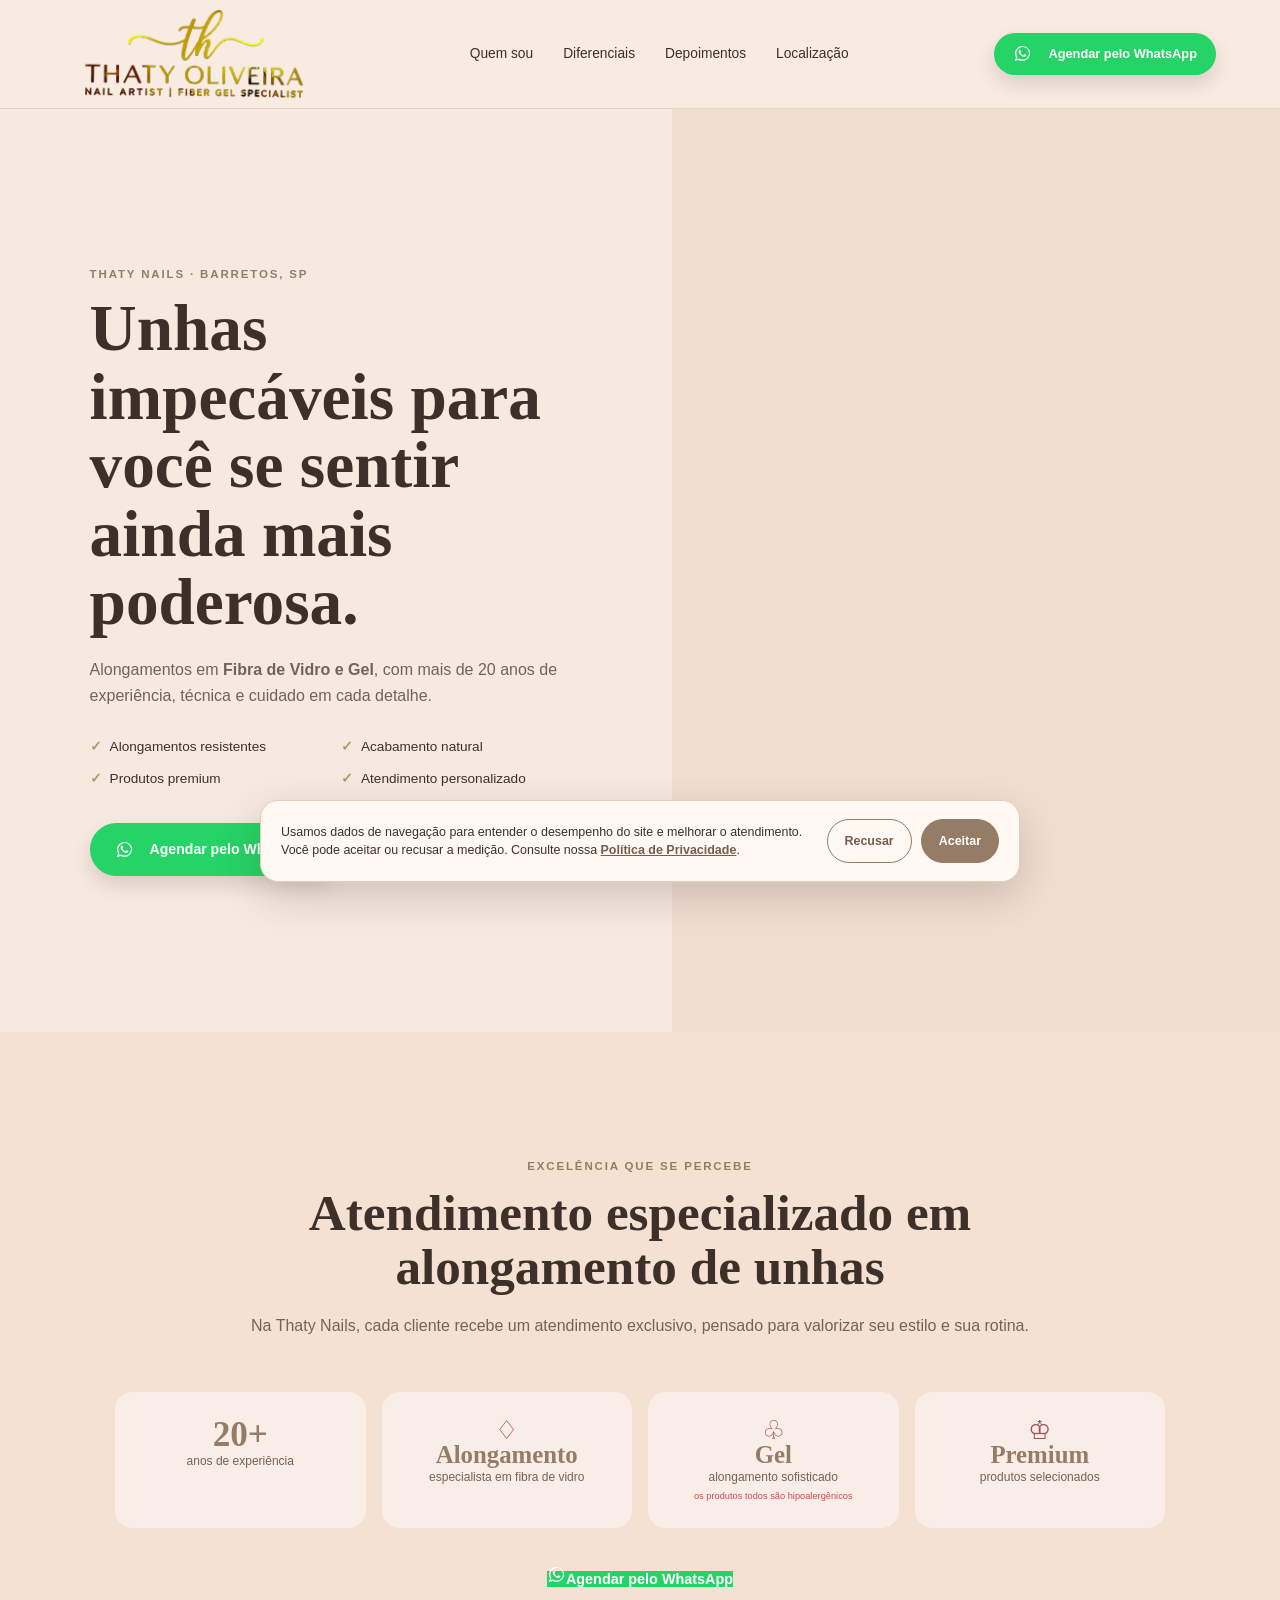
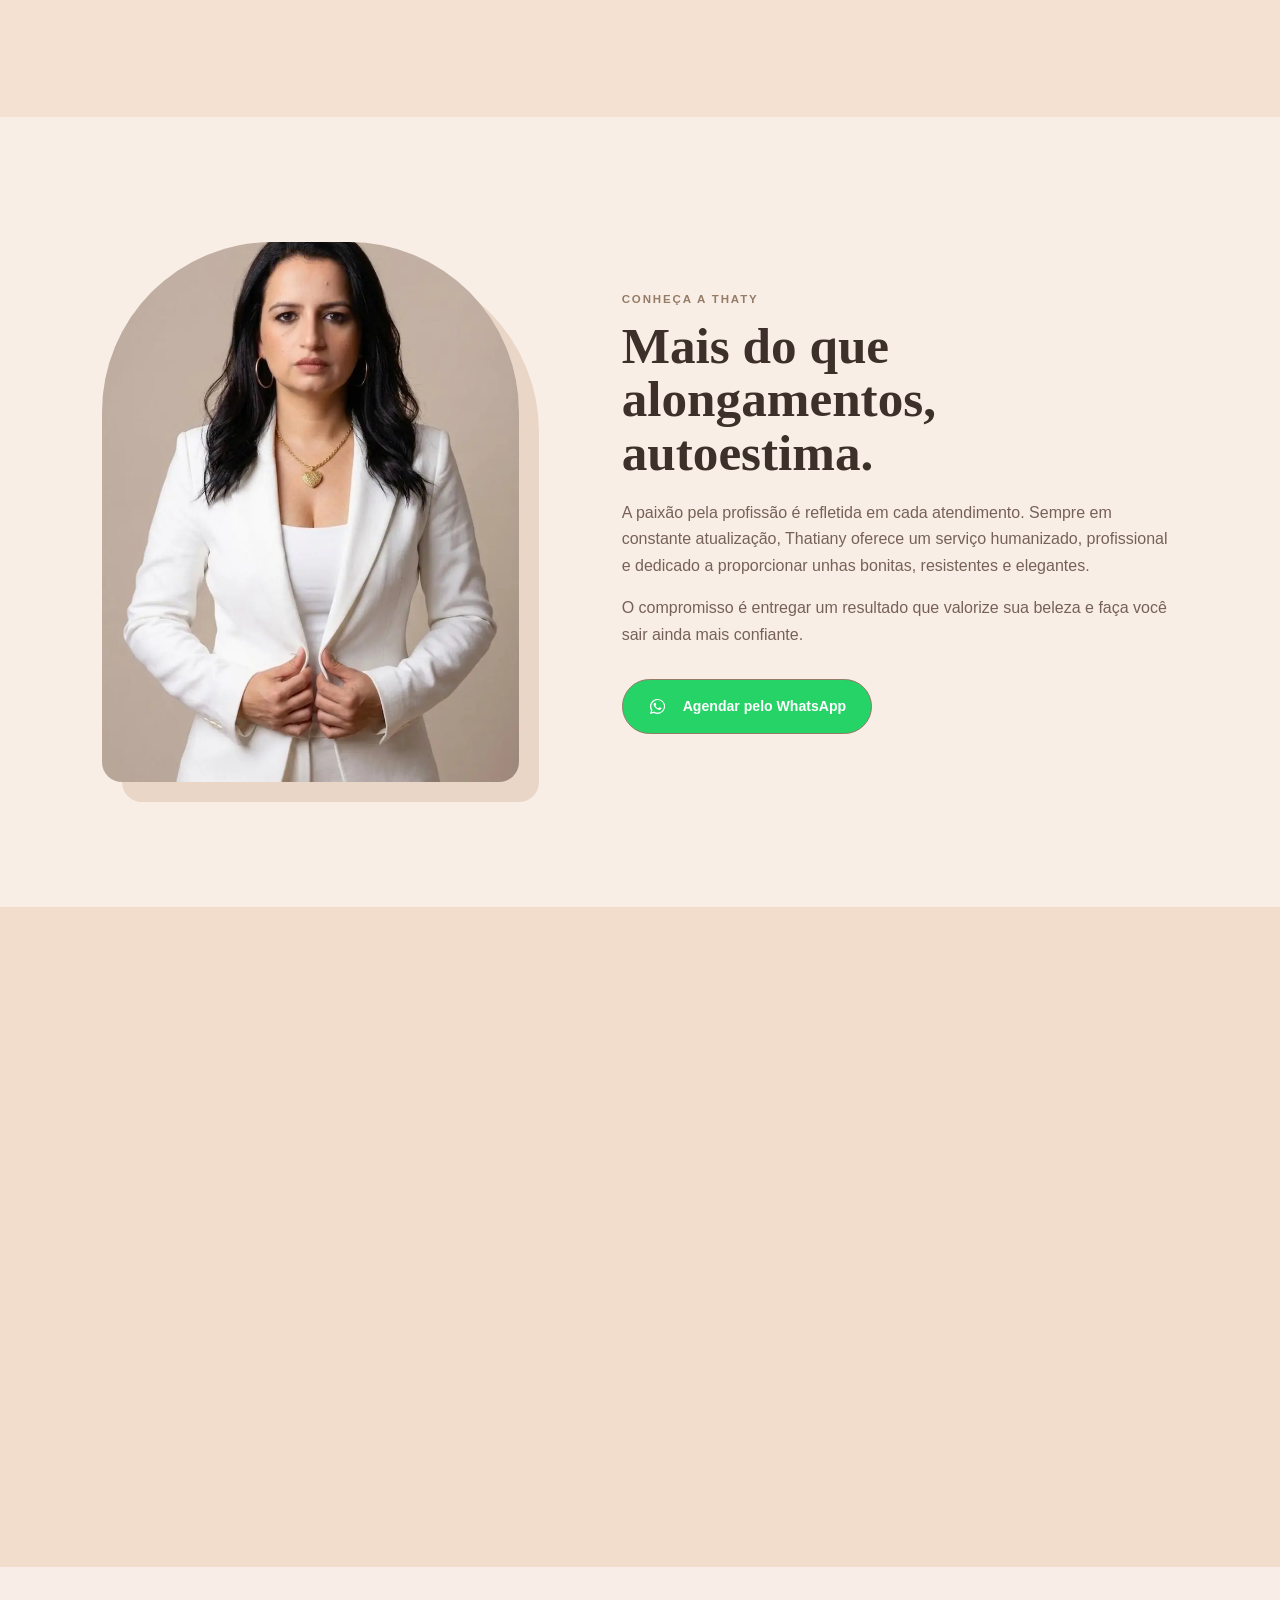
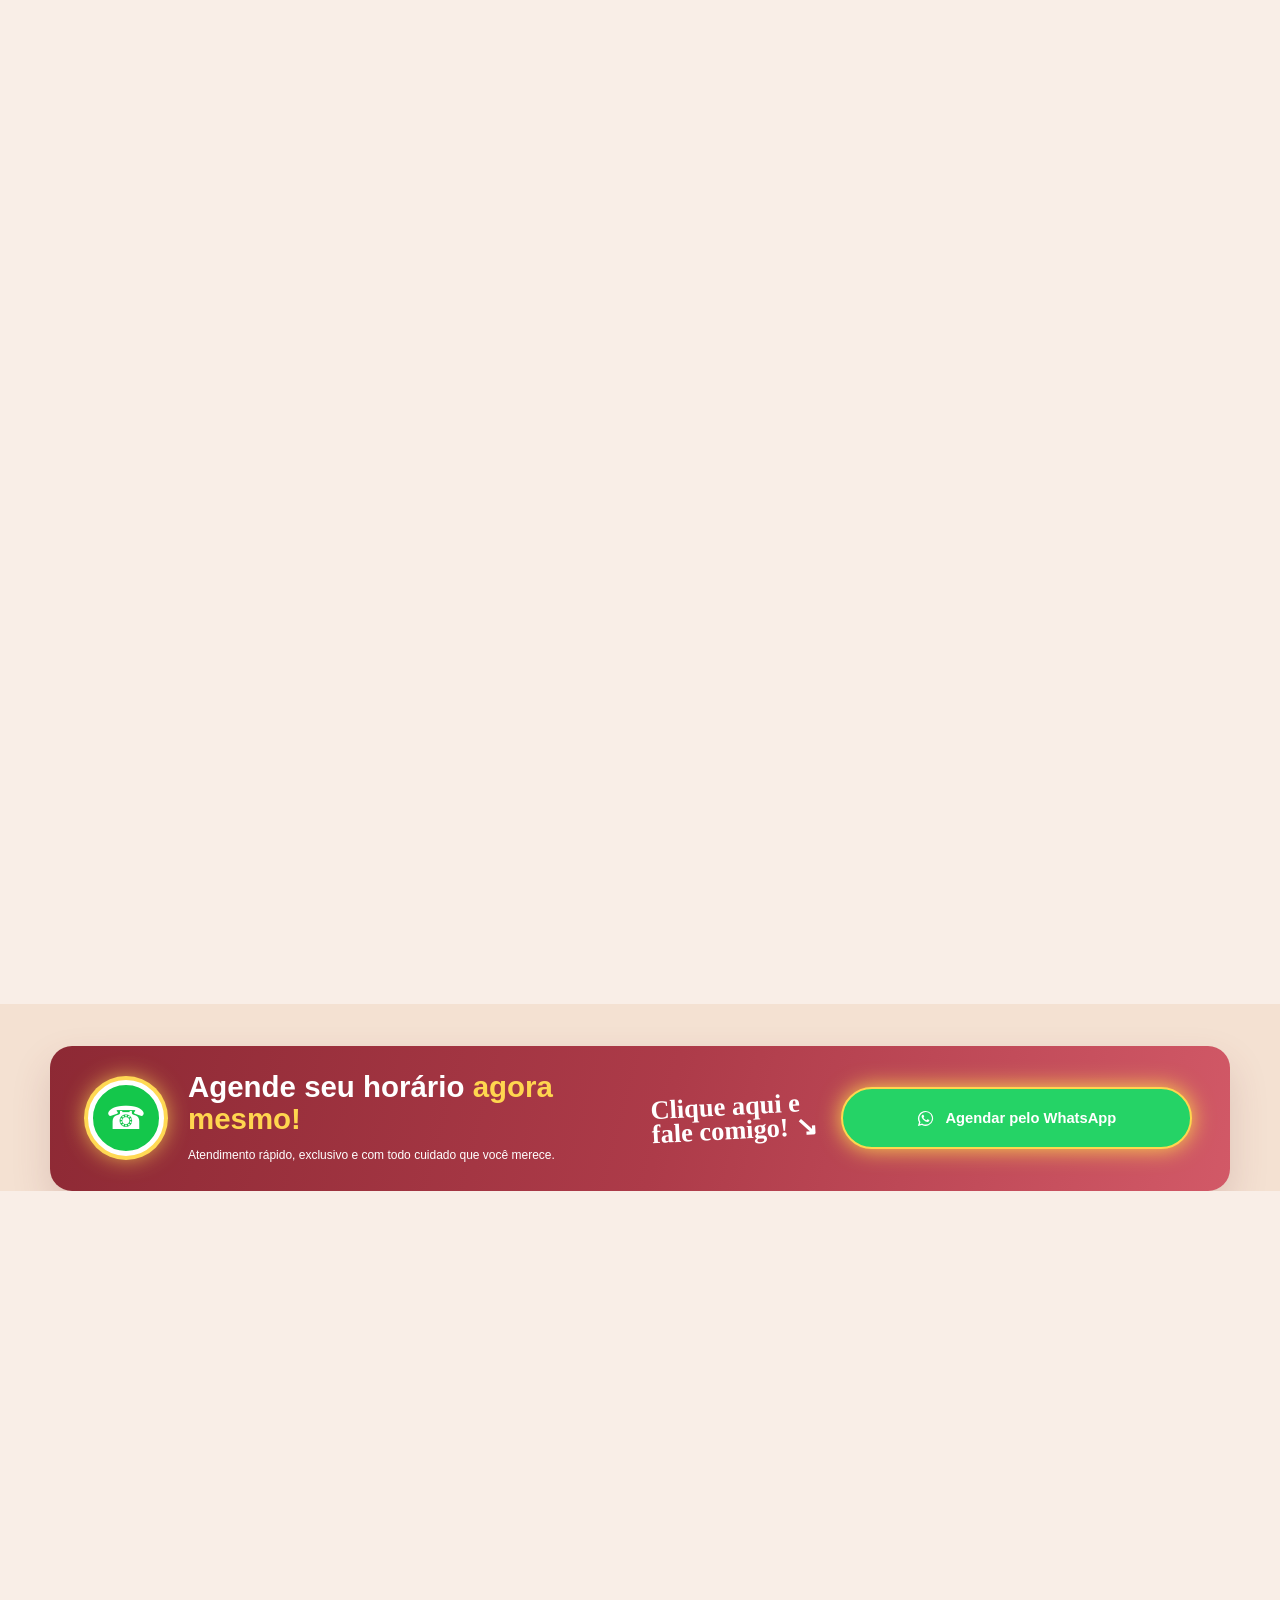
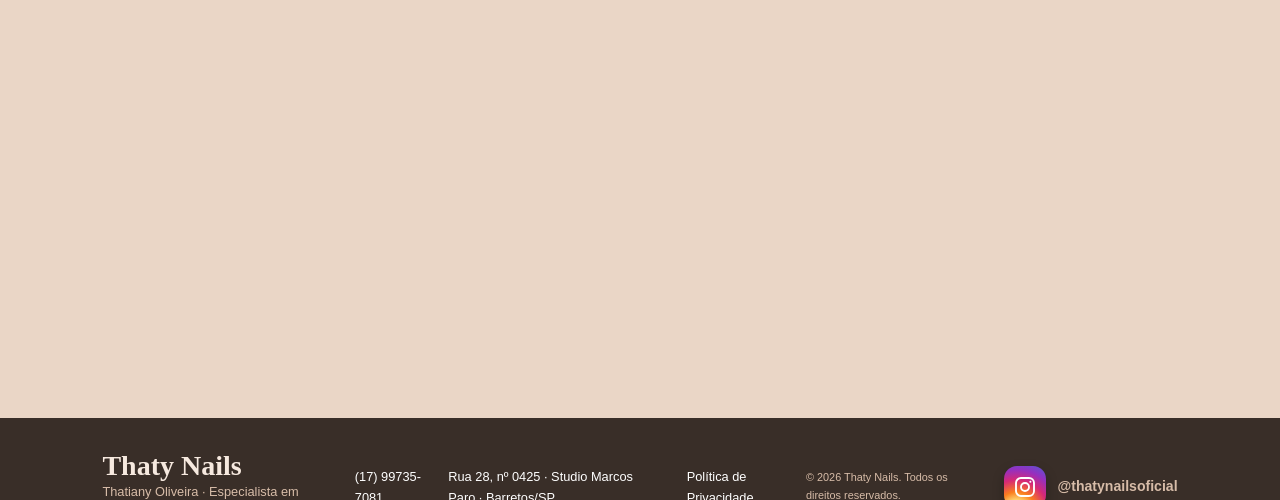
<file: index.html>
<!doctype html>
<html lang="pt-BR">
<head>
  <meta charset="utf-8">
  <!-- Origens de medição: https://developers.google.com/tag-platform/security/guides/csp -->
  <meta http-equiv="Content-Security-Policy" content="
    default-src 'self';
    img-src 'self' data: https://*.google-analytics.com https://www.googletagmanager.com https://googleads.g.doubleclick.net https://www.google.com https://google.com https://www.google.com.br https://pagead2.googlesyndication.com https://www.googleadservices.com;
    style-src 'self' 'unsafe-inline' https://fonts.googleapis.com;
    font-src 'self' https://fonts.gstatic.com;
    script-src 'self' 'unsafe-inline' https://www.googletagmanager.com https://www.googleadservices.com https://www.google.com https://pagead2.googlesyndication.com https://googleads.g.doubleclick.net;
    connect-src 'self' https://*.google-analytics.com https://analytics.google.com https://*.analytics.google.com https://www.googletagmanager.com https://pagead2.googlesyndication.com https://www.googleadservices.com https://googleads.g.doubleclick.net https://ad.doubleclick.net https://www.google.com https://google.com https://www.google.com.br;
    frame-src https://www.google.com https://maps.google.com https://www.googletagmanager.com;
    object-src 'none'; base-uri 'self'; form-action 'self'
  ">
  <!-- Google Analytics 4 com Consent Mode -->
  <script>
    window.dataLayer = window.dataLayer || [];
    function gtag(){dataLayer.push(arguments);}
    gtag('consent', 'default', {
      analytics_storage: 'denied',
      ad_storage: 'denied',
      ad_user_data: 'denied',
      ad_personalization: 'denied',
      wait_for_update: 500
    });
  </script>
  <script async src="https://www.googletagmanager.com/gtag/js?id=G-65C4WMC6WS"></script>
  <script>
    gtag('js', new Date());
    gtag('config', 'G-65C4WMC6WS', { send_page_view: true });
    gtag('config', 'AW-399767123');
  </script>

  <meta name="viewport" content="width=device-width, initial-scale=1">
  <meta name="description" content="Thaty Nails em Barretos, SP, no Studio Marcos Paro: alongamento em fibra de vidro e gel com atendimento especializado. Agende pelo WhatsApp.">
  <meta name="theme-color" content="#947c67">
  <meta name="geo.region" content="BR-SP">
  <meta name="geo.placename" content="Barretos">
  <link rel="canonical" href="https://thatynails.com.br/">
  <meta name="robots" content="index, follow, max-image-preview:large">
  <meta name="referrer" content="strict-origin-when-cross-origin">
  <title>Thaty Nails | Alongamento em Fibra de Vidro e Gel em Barretos</title>
  <meta property="og:type" content="website">
  <meta property="og:locale" content="pt_BR">
  <meta property="og:title" content="Thaty Nails | Alongamento em Fibra de Vidro e Gel">
  <meta property="og:description" content="Unhas bonitas, resistentes e elegantes com atendimento personalizado em Barretos, SP.">
  <meta property="og:url" content="https://thatynails.com.br/">
  <meta property="og:image" content="assets/hero-desktop.webp">
  <meta property="og:image:alt" content="Thaty Nails — especialista em alongamento de unhas">
  <meta name="twitter:card" content="summary_large_image">
  <meta name="twitter:title" content="Thaty Nails | Fibra de Vidro e Gel">
  <meta name="twitter:description" content="Atendimento especializado em alongamento de unhas em Barretos, SP.">
  <meta name="twitter:image" content="assets/hero-desktop.webp">
  <link rel="preload" as="image" href="assets/hero-desktop.webp" media="(min-width: 701px)" fetchpriority="high">
  <link rel="preload" as="image" href="assets/hero-mobile.webp" media="(max-width: 700px)" fetchpriority="high">
  <link rel="preconnect" href="https://fonts.googleapis.com">
  <link rel="preconnect" href="https://fonts.gstatic.com" crossorigin>
  <link href="https://fonts.googleapis.com/css2?family=Cormorant+Garamond:wght@500;600;700&family=Poppins:wght@400;500;600;700&display=swap" rel="stylesheet">
  <link rel="stylesheet" href="css/style.css">
  <script src="js/main.js" defer></script>
  <script type="application/ld+json">
  {
    "@context": "https://schema.org",
    "@type": "BeautySalon",
    "name": "Thaty Nails",
    "description": "Especialista em alongamento de unhas em fibra de vidro e gel.",
    "telephone": "+5517997357081",
    "address": {
      "@type": "PostalAddress",
      "streetAddress": "Rua 28, 425 - Studio Marcos Paro",
      "addressLocality": "Barretos",
      "addressRegion": "SP",
      "addressCountry": "BR"
    },
    "url": "https://thatynails.com.br/",
    "areaServed": {"@type": "City", "name": "Barretos"},
    "sameAs": ["https://www.instagram.com/thatynailsoficial"],
    "contactPoint": {
      "@type": "ContactPoint",
      "telephone": "+5517997357081",
      "contactType": "agendamento",
      "availableLanguage": "pt-BR"
    }
  }
  </script>
  <style>
    .hero-image{background:#f0ded1;display:flex;align-items:flex-end;justify-content:flex-end}
    a[href*="wa.me"]{background:#25D366!important;color:#fff!important}.whatsapp-icon{width:19px;height:19px;fill:currentColor;flex:none}
    .hero-image img{object-fit:cover;object-position:right bottom}
    .instagram{display:inline-flex;align-items:center;gap:11px;font-weight:700;font-size:.88rem}
    .instagram svg{width:42px;height:42px;padding:9px;border-radius:13px;background:radial-gradient(circle at 30% 108%,#feda75 0 20%,#fa7e1e 36%,#d62976 58%,#962fbf 77%,#4f5bd5 100%);fill:none;stroke:#fff;stroke-width:1.9;box-shadow:0 5px 12px #0004;transition:transform .2s}
    .instagram-dot{fill:#fff;stroke:none}.instagram:hover{color:#f6c5dc}.instagram:hover svg{transform:translateY(-2px)}
    .brand-modern{width:auto;height:auto;overflow:visible;border-radius:0;display:flex;align-items:center;gap:9px;color:var(--ink)}.brand-mark{display:grid;place-items:center;width:42px;height:42px;border:1px solid var(--gold);border-radius:50%;font-family:'Cormorant Garamond',serif;font-size:1.25rem;font-weight:700;color:var(--accent)}.brand-name{font-family:'Cormorant Garamond',serif;font-size:1.8rem;font-weight:700;line-height:.65}.brand-name>span{color:var(--accent)}.brand-name small{display:block;margin-top:8px;font-family:Poppins,sans-serif;font-size:.42rem;font-weight:700;letter-spacing:.22em;color:var(--gold)}.gallery{background:#f9eee7}.instagram-invite{max-width:720px;margin:auto;text-align:center}.instagram-invite h2{margin-bottom:14px}.instagram-invite>p:not(.eyebrow){color:var(--muted)}.instagram-cta{display:inline-flex;align-items:center;gap:12px;margin-top:18px;padding:12px 18px 12px 13px;border-radius:999px;background:#fff;color:var(--accent);font-size:.87rem;font-weight:700;text-decoration:none;box-shadow:0 10px 24px #8669581b;transition:transform .2s}.instagram-cta:hover{transform:translateY(-2px)}.instagram-cta svg{width:39px;height:39px;padding:8px;border-radius:12px;background:radial-gradient(circle at 30% 108%,#feda75 0 20%,#fa7e1e 36%,#d62976 58%,#962fbf 77%,#4f5bd5 100%);fill:none;stroke:#fff;stroke-width:1.9}.instagram-cta b{font-size:1.2rem}.final-cta{background:#ead6c6;min-height:430px;padding:0;display:grid;grid-template-columns:1fr 1fr;color:var(--ink)}.final-cta>div{max-width:none;padding:clamp(60px,8vw,105px)}.final-cta .eyebrow{color:var(--accent)}.final-cta .button{background:var(--accent);color:#fff}.final-cta-image{background:#cbb8aa;display:flex;justify-content:center;align-items:flex-start;padding:0!important;overflow:hidden}.final-cta-image img{display:block;width:100%;height:100%;object-fit:contain;object-position:center top}.final-cta h2{font-size:clamp(2.6rem,5vw,4.5rem)}.final-cta p:not(.eyebrow){max-width:590px}footer small{color:#d7bca8;font-size:.68rem}@media(max-width:760px){.brand-mark{width:35px;height:35px;font-size:1rem}.brand-name{font-size:1.5rem}.instagram-cta{font-size:.78rem}.final-cta{grid-template-columns:1fr}.final-cta>div{padding:70px 24px}.final-cta-image{min-height:380px}.final-cta-image img{object-position:center top}}

    .stats span{display:block}.stats b{display:block;height:24px;margin:0 auto 2px;color:#a84f58;font-family:Georgia,serif;font-size:1.65rem;font-weight:400;line-height:1}.stats article:has(b) strong{font-size:1.55rem}.stats em{display:block;margin-top:4px;color:#d24655;font-size:.58rem;font-style:normal;line-height:1.2}
    .cta-schedule{max-width:1180px;margin:42px auto 0;padding:25px 38px;display:grid;grid-template-columns:auto minmax(300px,1fr) auto minmax(280px,.8fr);align-items:center;gap:24px;border-radius:22px;background:linear-gradient(105deg,#8d2934 0%,#ad3b49 52%,#d25967 100%);box-shadow:0 18px 38px #7d35432e;color:#fff}.cta-phone{width:76px;height:76px;display:grid;place-items:center;border:5px solid #fff;border-radius:50%;background:#14c74b;box-shadow:0 0 0 4px #ffd954,0 0 24px #ffd954;font-size:2rem}.cta-copy strong{display:block;font-size:clamp(1.35rem,2.3vw,2rem);line-height:1.1}.cta-copy strong span{color:#ffd64f}.cta-copy small{display:block;margin-top:10px;font-size:.75rem}.cta-note{font-family:'Cormorant Garamond',Georgia,serif;font-size:1.65rem;font-weight:700;line-height:.92;transform:rotate(-3deg)}.cta-button{display:flex;align-items:center;justify-content:center;gap:10px;min-height:62px;padding:14px 24px;border:2px solid #ffd64f;border-radius:999px;background:#13c94d;box-shadow:0 0 22px #ffd64f;color:#fff;font-size:.92rem;font-weight:800;text-align:center;text-decoration:none;transition:.25s transform,.25s background}.cta-button:hover{transform:translateY(-2px);background:#0daf3f}
    .location{background:#f9eee7}.location-wrap{max-width:1170px;margin:42px auto 0;display:grid;grid-template-columns:minmax(300px,.72fr) minmax(420px,1.28fr);background:#fff8f3;border-radius:24px;overflow:hidden;box-shadow:0 15px 34px #7656481d}.location-info{padding:clamp(30px,5vw,58px);display:flex;flex-direction:column;justify-content:center}.location-info h3{font-size:2.25rem}.location-address{margin:0 0 7px;font-size:1.05rem;font-style:normal;font-weight:700}.location-place{margin:0 0 26px;color:var(--muted)}.directions-button{min-height:58px;justify-content:center;width:100%;max-width:330px;font-size:.95rem}.map-wrap{min-height:420px;background:#ead6c6}.map-wrap iframe{display:block;width:100%;height:100%;min-height:420px;border:0}.location,.differentials,.gallery,.testimonials,.final-cta{content-visibility:auto;contain-intrinsic-size:700px}
    @media(max-width:900px){.cta-schedule{grid-template-columns:auto 1fr}.cta-note{display:none}.cta-button{grid-column:1/-1}}@media(max-width:760px){a,.button,.cta-button,.directions-button{min-height:48px}.location-wrap{grid-template-columns:1fr;margin-top:32px;border-radius:18px}.location-info{padding:36px 24px}.directions-button{max-width:none;min-height:60px}.map-wrap,.map-wrap iframe{min-height:360px}.location .centered{text-align:left}.location .centered h2{font-size:2.55rem}}@media(max-width:560px){.cta-schedule{padding:24px 20px;grid-template-columns:1fr;text-align:center}.cta-phone{margin:auto}.cta-button{grid-column:auto}.cta-copy small{line-height:1.35}}@media(prefers-reduced-motion:reduce){html{scroll-behavior:auto}*,*:before,*:after{transition:none!important}}
  </style>
  <style>
    .site-header{min-height:108px;height:auto}.brand-final{width:260px;height:88px;overflow:visible;border-radius:0;display:flex;align-items:center;justify-content:center;flex:none}.brand-final img{display:block;width:100%;height:100%;max-width:none;flex:none;object-fit:contain;object-position:center;background:transparent}@media(max-width:760px){.site-header{min-height:88px}.brand-final{width:180px;height:68px}}
  </style>
<style>.instagram-invite{margin-bottom:35px}.social-grid{max-width:1170px;margin:auto;display:grid;grid-template-columns:repeat(4,1fr);gap:15px}.social-grid a{aspect-ratio:1;display:block;overflow:hidden;border-radius:17px;background:#ead6c6;box-shadow:0 8px 19px #7c5b491c}.social-grid img{width:100%;height:100%;object-fit:cover;display:block;transition:transform .3s}.social-grid a:hover img{transform:scale(1.06)}@media(max-width:760px){.social-grid{grid-template-columns:repeat(2,1fr);gap:11px}}</style>
  <style>
    .cookie-consent{position:fixed;z-index:1000;left:18px;right:18px;bottom:18px;max-width:760px;margin:auto;padding:18px 20px;display:none;align-items:center;gap:18px;border:1px solid #e4cdbd;border-radius:18px;background:#fff8f3;color:#3d302a;box-shadow:0 14px 40px #3d302a35;font-size:.78rem;line-height:1.45}.cookie-consent.is-visible{display:flex}.cookie-consent p{margin:0;flex:1}.cookie-consent p a{color:#765d4c;font-weight:700}.cookie-actions{display:flex;gap:9px;flex:none}.cookie-choice{min-height:44px;padding:10px 17px;border:1px solid #947c67;border-radius:999px;background:transparent;color:#765d4c;font:inherit;font-weight:700;cursor:pointer}.cookie-choice.accept{background:#947c67;color:#fff}@media(max-width:650px){.cookie-consent{align-items:stretch;flex-direction:column}.cookie-actions{display:grid;grid-template-columns:1fr 1fr}.cookie-choice{width:100%}}
  </style>
</head>
<body>
  <header class="site-header">
    <a class="brand brand-final" href="#inicio" aria-label="Thaty Nails — início"><img src="assets/logo-thaty.webp" alt="Thaty Oliveira — Nail Artist e especialista em fibra e gel" width="520" height="260"></a>
    <nav aria-label="Navegação principal"><a href="#sobre">Quem sou</a><a href="#diferenciais">Diferenciais</a><a href="#depoimentos">Depoimentos</a><a href="#localizacao">Localização</a></nav>
    <a class="button button-small" href="https://wa.me/5517997357081?text=Olá%20Thaty!%20Vim%20pelo%20site%20e%20gostaria%20de%20agendar%20um%20horário." target="_blank" rel="noopener">Agendar</a>
  </header>

  <main>
    <section class="hero" id="inicio">
      <div class="hero-copy">
        <p class="eyebrow">Thaty Nails · Barretos, SP</p>
        <h1>Unhas impecáveis para você se sentir ainda mais poderosa.</h1>
        <p class="intro">Alongamentos em <strong>Fibra de Vidro e Gel</strong>, com mais de 20 anos de experiência, técnica e cuidado em cada detalhe.</p>
        <ul class="benefits"><li>Alongamentos resistentes</li><li>Acabamento natural</li><li>Produtos premium</li><li>Atendimento personalizado</li></ul>
        <a class="button" href="https://wa.me/5517997357081?text=Olá%20Thaty!%20Vim%20pelo%20site%20e%20gostaria%20de%20agendar%20um%20horário." target="_blank" rel="noopener">Agendar meu horário <span>→</span></a>
      </div>
      <picture class="hero-image"><source media="(max-width: 700px)" srcset="assets/hero-mobile.webp" type="image/webp"><img src="assets/hero-desktop.webp" alt="Thatiany Oliveira, especialista Thaty Nails" width="1024" height="434" fetchpriority="high" decoding="async"></picture>
    </section>

    <section class="credibility section">
      <div class="centered"><p class="eyebrow">Excelência que se percebe</p><h2>Atendimento especializado em alongamento de unhas</h2><p>Na Thaty Nails, cada cliente recebe um atendimento exclusivo, pensado para valorizar seu estilo e sua rotina.</p></div>
      <div class="stats"><article><strong>20+</strong><span>anos de experiência</span></article><article><b aria-hidden="true">♢</b><strong>Alongamento</strong><span>especialista em fibra de vidro</span></article><article><b aria-hidden="true">♧</b><strong>Gel</strong><span>alongamento sofisticado</span><em>os produtos todos são hipoalergênicos</em></article><article><b aria-hidden="true">♔</b><strong>Premium</strong><span>produtos selecionados</span></article></div>
      <div class="centered"><a class="text-link" href="https://wa.me/5517997357081?text=Olá%20Thaty!%20Vim%20pelo%20site%20e%20gostaria%20de%20agendar%20um%20horário." target="_blank" rel="noopener">Quero fazer minha avaliação →</a></div>
    </section>

    <section class="about section" id="sobre">
      <img src="assets/about-thaty.webp" alt="Thatiany Oliveira vestindo blazer branco" width="832" height="1264" loading="lazy" decoding="async">
      <div><p class="eyebrow">Conheça a Thaty</p><h2>Mais do que alongamentos, autoestima.</h2><p>A paixão pela profissão é refletida em cada atendimento. Sempre em constante atualização, Thatiany oferece um serviço humanizado, profissional e dedicado a proporcionar unhas bonitas, resistentes e elegantes.</p><p>O compromisso é entregar um resultado que valorize sua beleza e faça você sair ainda mais confiante.</p><a class="button button-outline" href="https://wa.me/5517997357081?text=Olá%20Thaty!%20Vim%20pelo%20site%20e%20gostaria%20de%20agendar%20um%20horário." target="_blank" rel="noopener">Falar com a Thaty</a></div>
    </section>

    <section class="differentials section" id="diferenciais"><div class="centered"><p class="eyebrow">Cuidado que faz diferença</p><h2>Um atendimento pensado para você</h2></div><div class="card-grid"><article><span>✦</span><h3>Personalizado</h3><p>Avaliação individual para encontrar o formato e acabamento ideal.</p></article><article><span>◈</span><h3>Produtos Premium</h3><p>Materiais de alta qualidade para mais conforto e durabilidade.</p></article><article><span>⌁</span><h3>Naturalidade</h3><p>Unhas delicadas, sofisticadas e alinhadas ao seu estilo.</p></article><article><span>♡</span><h3>Acolhimento</h3><p>Carinho, atenção e dedicação do início ao fim.</p></article></div></section>

    <section class="gallery section" id="galeria"><div class="instagram-invite"><p class="eyebrow">Trabalhos reais</p><h2>Prova social em cada detalhe</h2><p>Conheça alguns dos resultados feitos pela Thaty Nails.</p><a class="instagram-cta" href="https://www.instagram.com/thatynailsoficial?utm_source=ig_web_button_share_sheet&amp;igsh=ZDNlZDc0MzIxNw==" target="_blank" rel="noopener"><svg viewBox="0 0 24 24" aria-hidden="true"><rect x="3" y="3" width="18" height="18" rx="5"></rect><circle cx="12" cy="12" r="4"></circle><circle cx="17.35" cy="6.65" r="1" fill="#fff" stroke="none"></circle></svg><span>Conhecer @thatynailsoficial</span><b>→</b></a></div><div class="social-grid" aria-label="Oito fotos de trabalhos realizados pela Thaty Nails"><a href="https://www.instagram.com/thatynailsoficial" target="_blank" rel="noopener"><img src="assets/social-1.webp" alt="Unhas vermelhas feitas pela Thaty Nails" loading="lazy" decoding="async" width="900" height="900"></a><a href="https://www.instagram.com/thatynailsoficial" target="_blank" rel="noopener"><img src="assets/social-2.webp" alt="Alongamento delicado com brilho" loading="lazy" decoding="async" width="900" height="900"></a><a href="https://www.instagram.com/thatynailsoficial" target="_blank" rel="noopener"><img src="assets/social-3.webp" alt="Unhas pretas e vermelhas feitas pela Thaty Nails" loading="lazy" decoding="async" width="900" height="900"></a><a href="https://www.instagram.com/thatynailsoficial" target="_blank" rel="noopener"><img src="assets/social-4.webp" alt="Unhas claras com acabamento elegante" loading="lazy" decoding="async" width="900" height="900"></a><a href="https://www.instagram.com/thatynailsoficial" target="_blank" rel="noopener"><img src="assets/social-5.webp" alt="Unhas azuis feitas pela Thaty Nails" loading="lazy" decoding="async" width="900" height="900"></a><a href="https://www.instagram.com/thatynailsoficial" target="_blank" rel="noopener"><img src="assets/social-6.webp" alt="Unhas francesinhas sofisticadas" loading="lazy" decoding="async" width="900" height="900"></a><a href="https://www.instagram.com/thatynailsoficial" target="_blank" rel="noopener"><img src="assets/social-7.webp" alt="Unhas delicadas com estampa animal print" loading="lazy" decoding="async" width="900" height="900"></a><a href="https://www.instagram.com/thatynailsoficial" target="_blank" rel="noopener"><img src="assets/social-8.webp" alt="Unhas vermelhas elegantes" loading="lazy" decoding="async" width="900" height="900"></a></div></section>

    <aside class="cta-schedule" aria-label="Agende seu horário pelo WhatsApp"><div class="cta-phone" aria-hidden="true">☎</div><div class="cta-copy"><strong>Agende seu horário <span>agora mesmo!</span></strong><small>Atendimento rápido, exclusivo e com todo cuidado que você merece.</small></div><div class="cta-note" aria-hidden="true">Clique aqui e<br>fale comigo! ↘</div><a class="cta-button" href="https://wa.me/5517997357081?text=Olá%20Thaty!%20Vim%20pelo%20site%20e%20gostaria%20de%20agendar%20um%20horário." target="_blank" rel="noopener"><span aria-hidden="true">☎</span> AGENDAR PELO WHATSAPP</a></aside>

    <section class="testimonials section" id="depoimentos"><div class="centered"><p class="eyebrow">Clientes que confiam</p><h2>O que nossas clientes dizem</h2></div><div class="quote-grid"><figure><div>★★★★★</div><blockquote>“Fui muito bem atendida desde o primeiro contato. Minhas unhas ficaram perfeitas.”</blockquote><figcaption>Mariana Souza</figcaption></figure><figure><div>★★★★★</div><blockquote>“A Thaty é extremamente caprichosa. Minhas unhas duram muito mais.”</blockquote><figcaption>Roberta Lima</figcaption></figure><figure><div>★★★★★</div><blockquote>“Minha autoestima mudou completamente. Não troco por ninguém.”</blockquote><figcaption>Tatiane Cavalcante</figcaption></figure></div></section>

    <section class="location section" id="localizacao"><div class="centered"><p class="eyebrow">Thaty Nails em Barretos</p><h2>Venha conhecer nosso espaço</h2><p>Atendimento com hora marcada em um ambiente preparado para cuidar de você.</p></div><div class="location-wrap"><div class="location-info"><p class="eyebrow">Localização</p><h3>Estamos no Studio Marcos Paro</h3><address class="location-address">Rua 28, nº 0425 — Barretos/SP</address><p class="location-place">Studio Marcos Paro</p><a class="button directions-button" href="https://www.google.com/maps/dir/?api=1&amp;destination=Rua+28%2C+425%2C+Studio+Marcos+Paro%2C+Barretos%2C+SP" target="_blank" rel="noopener" aria-label="Abrir rota para Thaty Nails no Google Maps">⌖ Como chegar</a></div><div class="map-wrap"><iframe title="Mapa da Thaty Nails no Studio Marcos Paro em Barretos" src="https://www.google.com/maps?q=Rua+28%2C+425%2C+Studio+Marcos+Paro%2C+Barretos%2C+SP&amp;output=embed" loading="lazy" referrerpolicy="no-referrer-when-downgrade" allowfullscreen></iframe></div></div></section>

    <section class="final-cta"><div class="final-cta-copy"><p class="eyebrow">Seu momento de cuidado começa aqui</p><h2>Pronta para transformar suas unhas?</h2><p>Agende seu horário e descubra a beleza de um atendimento profissional, exclusivo e feito para você.</p><a class="button" href="https://wa.me/5517997357081?text=Olá%20Thaty!%20Vim%20pelo%20site%20e%20gostaria%20de%20agendar%20um%20horário." target="_blank" rel="noopener">Agendar pelo WhatsApp <span>→</span></a></div><div class="final-cta-image"><img src="assets/hero-mobile.webp" alt="Thatiany Oliveira, profissional Thaty Nails" width="832" height="1263" loading="lazy" decoding="async"></div></section>
  </main>
  <footer><div><strong>Thaty Nails</strong><span>Thatiany Oliveira · Especialista em Fibra de Vidro e Gel</span></div><a href="tel:+5517997357081">(17) 99735-7081</a><a href="#localizacao">Rua 28, nº 0425 · Studio Marcos Paro · Barretos/SP</a><a href="politica-de-privacidade.html">Política de Privacidade</a><small>© 2026 Thaty Nails. Todos os direitos reservados.</small></footer>
  <script>
    const instagramProfile = 'https://www.instagram.com/thatynailsoficial?utm_source=ig_web_button_share_sheet&igsh=ZDNlZDc0MzIxNw==';
    const instagramPhotos = [
      'https://instagram.fbat1-1.fna.fbcdn.net/v/t51.82787-15/750738025_18144732187540487_8086056684315080607_n.jpg?stp=dst-jpg_e15_p640x640_tt6&_nc_ht=instagram.fbat1-1.fna.fbcdn.net&_nc_cat=111&_nc_oc=Q6cZ2gExD9PI60t_pO5vCV73JB5I5k_GV7bplrqIAaVtx1YSB21t1d4O5M71vCF-kCXwoGc&_nc_ohc=9sx3Rej5Fc4Q7kNvwEJKGPn&_nc_gid=O8twBP-2N6ap9V3ANKC72Q&edm=AOQ1c0wBAAAA&ccb=7-5&oh=00_AQCZUd6Yrw6JOOoblePUjRo9DAp4_BOehB4tc9VKhrD8Rg&oe=6A6DD3D4&_nc_sid=8b3546',
      'https://instagram.fbat1-1.fna.fbcdn.net/v/t51.82787-15/743052379_18143989810540487_7939813624074287298_n.jpg?stp=dst-jpg_e35_p640x640_sh2.08_tt6&_nc_ht=instagram.fbat1-1.fna.fbcdn.net&_nc_cat=111&_nc_oc=Q6cZ2gExD9PI60t_pO5vCV73JB5I5k_GV7bplrqIAaVtx1YSB21t1d4O5M71vCF-kCXwoGc&_nc_ohc=lOE1AoIHnmQQ7kNvwGrGqzA&_nc_gid=O8twBP-2N6ap9V3ANKC72Q&edm=AOQ1c0wBAAAA&ccb=7-5&oh=00_AQCfdlue5H8mR8iBdXUMbsdpuNiGhuERxsbzg1s9Kc2oug&oe=6A6DF404&_nc_sid=8b3546',
      'https://instagram.fbat1-1.fna.fbcdn.net/v/t51.82787-15/741888972_18143796403540487_8793547794138704960_n.jpg?stp=dst-jpg_e35_p640x640_sh2.08_tt6&_nc_ht=instagram.fbat1-1.fna.fbcdn.net&_nc_cat=111&_nc_oc=Q6cZ2gExD9PI60t_pO5vCV73JB5I5k_GV7bplrqIAaVtx1YSB21t1d4O5M71vCF-kCXwoGc&_nc_ohc=s8LsvZRoaDgQ7kNvwENzX7q&_nc_gid=O8twBP-2N6ap9V3ANKC72Q&edm=AOQ1c0wBAAAA&ccb=7-5&oh=00_AQDbBrj23w-rfKu9t7YbIi5eB65nuk8Az3-UufkHdri32A&oe=6A6DFE05&_nc_sid=8b3546',
      'https://instagram.fbat1-1.fna.fbcdn.net/v/t51.82787-15/743940461_18143796199540487_9183959107436232965_n.jpg?stp=dst-jpg_e35_p640x640_sh2.08_tt6&_nc_ht=instagram.fbat1-1.fna.fbcdn.net&_nc_cat=111&_nc_oc=Q6cZ2gExD9PI60t_pO5vCV73JB5I5k_GV7bplrqIAaVtx1YSB21t1d4O5M71vCF-kCXwoGc&_nc_ohc=Cdg72Vr__iIQ7kNvwHEu185&_nc_gid=O8twBP-2N6ap9V3ANKC72Q&edm=AOQ1c0wBAAAA&ccb=7-5&oh=00_AQB_viKq9rr5XJWuEdxwhc5QXX-dPm8ZBxaT1NTKmRdCmA&oe=6A6DD95C&_nc_sid=8b3546',
      'https://instagram.fbat1-1.fna.fbcdn.net/v/t51.82787-15/733147505_18142901104540487_6419414240409508590_n.jpg?stp=dst-jpg_e35_p640x640_sh2.08_tt6&_nc_ht=instagram.fbat1-1.fna.fbcdn.net&_nc_cat=111&_nc_oc=Q6cZ2gExD9PI60t_pO5vCV73JB5I5k_GV7bplrqIAaVtx1YSB21t1d4O5M71vCF-kCXwoGc&_nc_ohc=GbopSt-2zpQQ7kNvwH89EqD&_nc_gid=O8twBP-2N6ap9V3ANKC72Q&edm=AOQ1c0wBAAAA&ccb=7-5&oh=00_AQAWsXuKtNhcKDexlcDKFWlgYXM_MaUYyXGlHbLwpWTlmg&oe=6A6DFA49&_nc_sid=8b3546',
      'https://instagram.fbat1-1.fna.fbcdn.net/v/t51.82787-15/673877761_18135306871540487_7793090927148026866_n.jpg?stp=dst-jpg_e35_p640x640_sh2.08_tt6&_nc_ht=instagram.fbat1-1.fna.fbcdn.net&_nc_cat=111&_nc_oc=Q6cZ2gExD9PI60t_pO5vCV73JB5I5k_GV7bplrqIAaVtx1YSB21t1d4O5M71vCF-kCXwoGc&_nc_ohc=4Kc9qC5tzv0Q7kNvwGdDFpP&_nc_gid=O8twBP-2N6ap9V3ANKC72Q&edm=AOQ1c0wBAAAA&ccb=7-5&oh=00_AQB2cC0frS3QKJFNC7tR5tDJDhRWZbSb3EccMEA89rBJsw&oe=6A6DDE29&_nc_sid=8b3546'
    ];
    // A galeria usa um acesso direto ao perfil porque links de fotos do Instagram expiram automaticamente.
    const whatsappIcon = '<svg class="whatsapp-icon" viewBox="0 0 32 32" aria-hidden="true"><path d="M16.01 3.2a12.63 12.63 0 0 0-10.9 19L3.2 28.8l6.78-1.77A12.7 12.7 0 1 0 16.01 3.2Zm0 23.1c-1.82 0-3.6-.5-5.15-1.45l-.37-.22-4.02 1.05 1.07-3.91-.24-.4a10.58 10.58 0 1 1 8.71 4.93Zm5.8-7.92c-.32-.16-1.89-.94-2.18-1.04-.3-.11-.51-.16-.72.16-.21.31-.83 1.03-1.02 1.23-.19.21-.38.23-.7.08-1.9-.95-3.15-1.7-4.4-3.86-.33-.57.33-.53.95-1.76.1-.21.05-.39-.03-.55-.08-.16-.72-1.73-.99-2.37-.26-.62-.54-.54-.72-.55h-.61c-.22 0-.56.08-.85.39-.3.31-1.12 1.09-1.12 2.65s1.15 3.08 1.31 3.29c.16.21 2.26 3.45 5.47 4.84.76.33 1.36.53 1.82.67.77.25 1.47.21 2.02.13.62-.09 1.89-.78 2.15-1.53.27-.76.27-1.41.19-1.54-.08-.13-.29-.21-.61-.37Z"/></svg>';
    document.querySelectorAll('a[href*="wa.me"]').forEach(button => { button.innerHTML = whatsappIcon + '<span>Agendar pelo WhatsApp</span>'; });
    document.querySelector('footer').insertAdjacentHTML('beforeend', '<a class="instagram" href="https://www.instagram.com/thatynailsoficial?utm_source=ig_web_button_share_sheet&amp;igsh=ZDNlZDc0MzIxNw==" target="_blank" rel="noopener" aria-label="Acesse o Instagram da Thaty Nails" title="Instagram da Thaty Nails"><svg viewBox="0 0 24 24" aria-hidden="true"><rect x="3" y="3" width="18" height="18" rx="5"></rect><circle cx="12" cy="12" r="4"></circle><circle class="instagram-dot" cx="17.35" cy="6.65" r="1"></circle></svg><span>@thatynailsoficial</span></a>');
  </script>
  <aside class="cookie-consent" id="cookie-consent" role="dialog" aria-label="Preferências de privacidade" aria-live="polite">
    <p>Usamos dados de navegação para entender o desempenho do site e melhorar o atendimento. Você pode aceitar ou recusar a medição. Consulte nossa <a href="politica-de-privacidade.html">Política de Privacidade</a>.</p>
    <div class="cookie-actions"><button class="cookie-choice" id="cookie-reject" type="button">Recusar</button><button class="cookie-choice accept" id="cookie-accept" type="button">Aceitar</button></div>
  </aside>
  <script>
    (() => {
      const key = 'thaty_analytics_consent';
      const banner = document.getElementById('cookie-consent');
      const applyConsent = (granted) => {
        gtag('consent', 'update', {
          analytics_storage: granted ? 'granted' : 'denied',
          ad_storage: 'denied',
          ad_user_data: 'denied',
          ad_personalization: 'denied'
        });
        localStorage.setItem(key, granted ? 'granted' : 'denied');
        banner.classList.remove('is-visible');
      };
      const saved = localStorage.getItem(key);
      if (saved === 'granted') {
        gtag('consent', 'update', { analytics_storage: 'granted' });
      } else if (saved !== 'denied') {
        banner.classList.add('is-visible');
      }
      document.getElementById('cookie-accept').addEventListener('click', () => applyConsent(true));
      document.getElementById('cookie-reject').addEventListener('click', () => applyConsent(false));
      document.addEventListener('click', (event) => {
        const link = event.target.closest('a[href]');
        if (!link) return;
        const href = link.href;
        let eventName = '';
        if (href.includes('wa.me')) eventName = 'click_whatsapp';
        else if (href.includes('instagram.com')) eventName = 'click_instagram';
        else if (href.includes('google.com/maps')) eventName = 'click_como_chegar';
        if (eventName) gtag('event', eventName, { link_url: href, link_text: link.textContent.trim() });
        if (href.includes('wa.me')) {
          gtag('event', 'conversion', {
            send_to: 'AW-399767123/zC8NCJf42-YcENPsz74B',
            event_callback: () => {},
            event_timeout: 2000
          });
        }
      });
    })();
  </script>
</body>
</html>
</file>
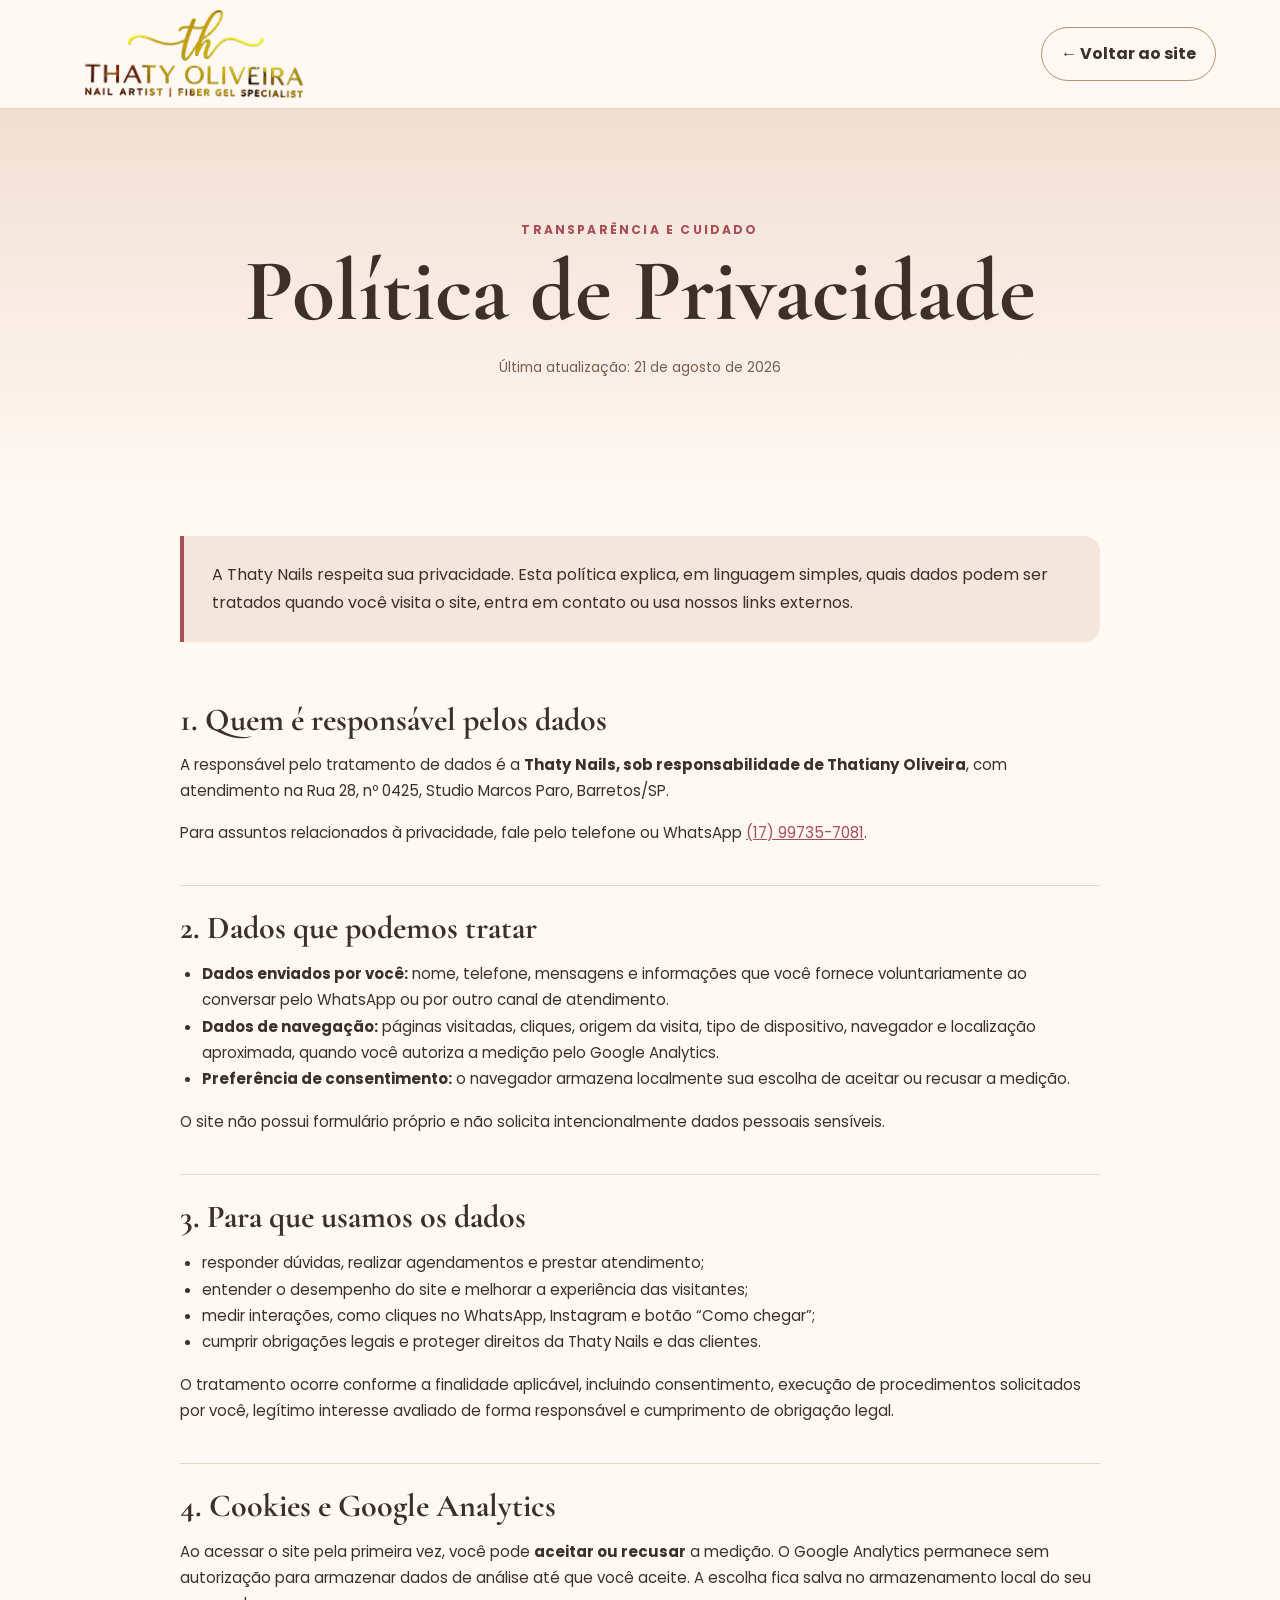
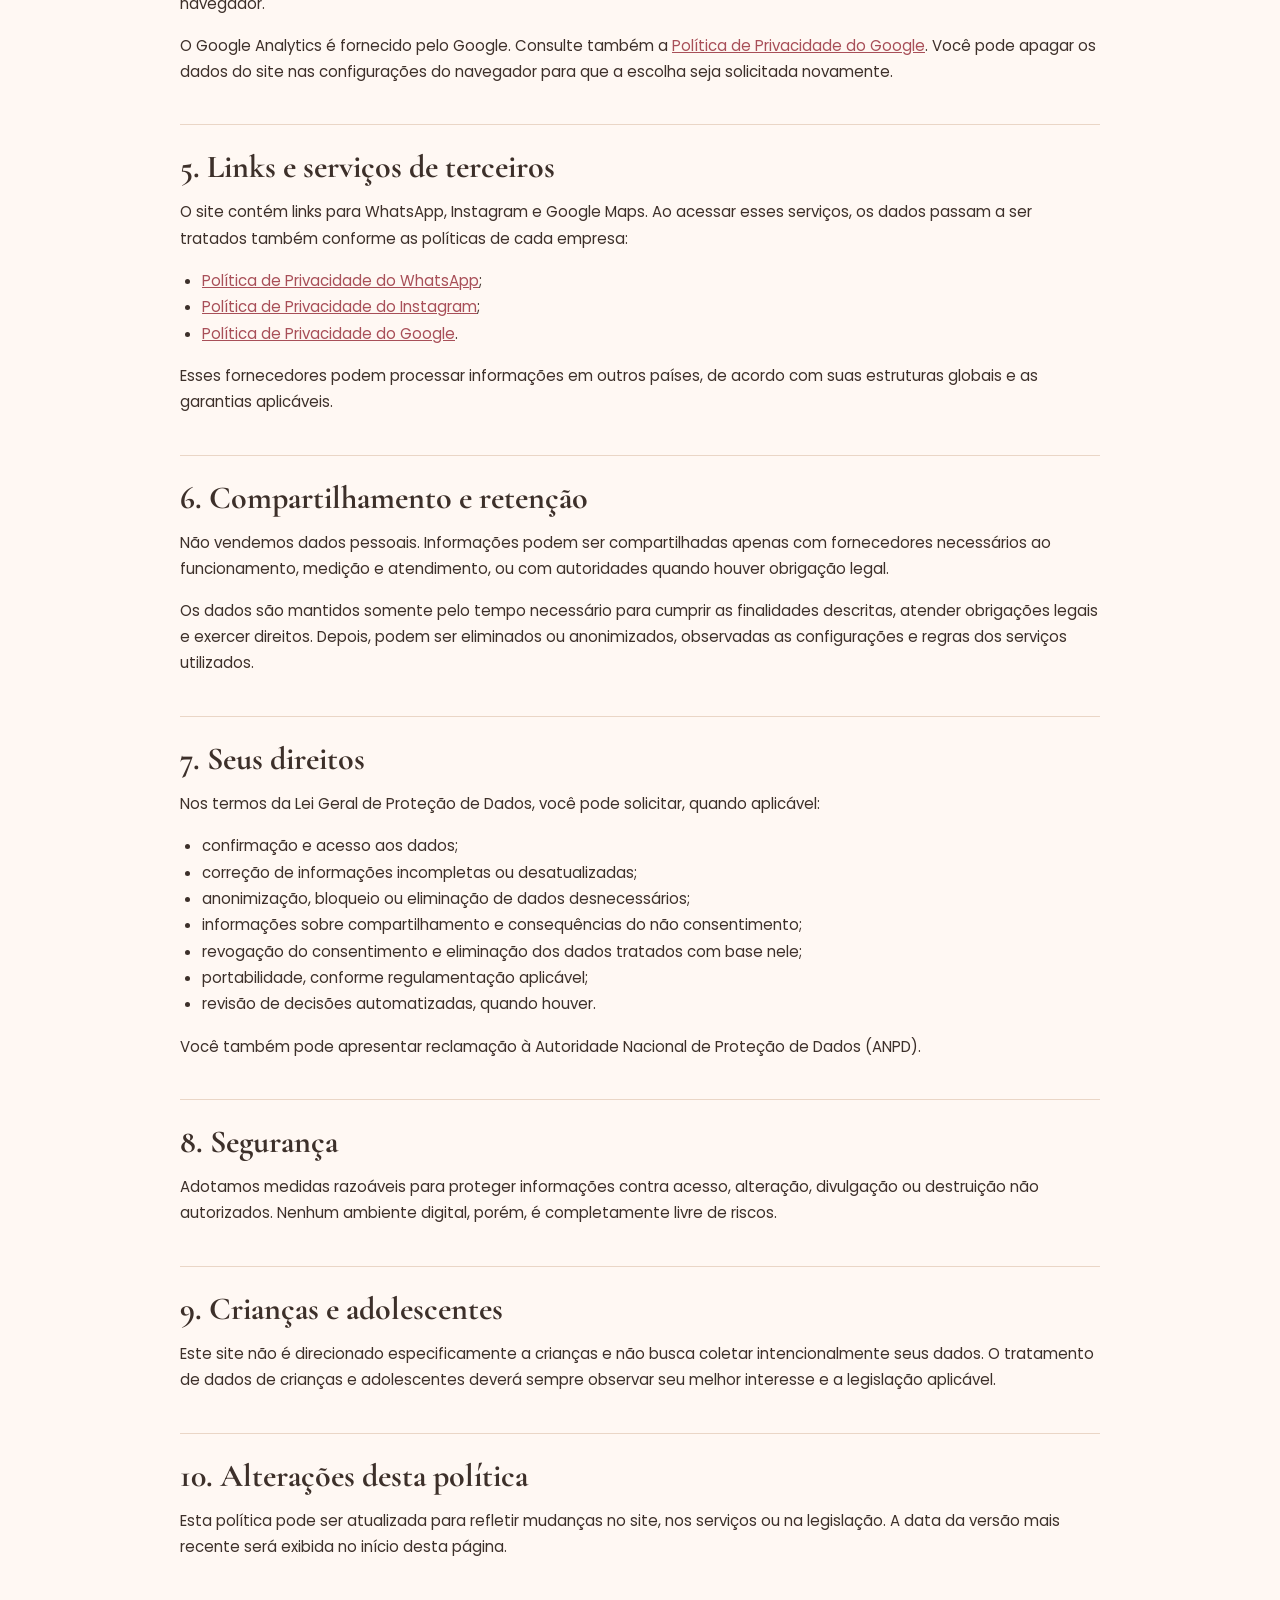
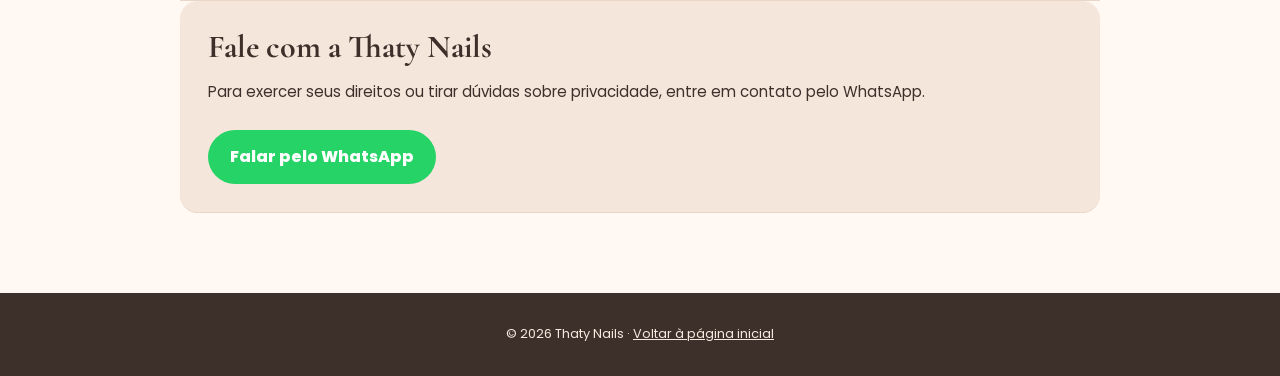
<file: politica-de-privacidade.html>
<!doctype html>
<html lang="pt-BR">
<head>
  <meta charset="utf-8">
  <meta name="viewport" content="width=device-width, initial-scale=1">
  <meta name="description" content="Política de Privacidade da Thaty Nails: saiba como tratamos dados pessoais, cookies e informações de navegação.">
  <meta name="theme-color" content="#947c67">
  <link rel="canonical" href="https://thatynails.com.br/politica-de-privacidade.html">
  <meta name="robots" content="index, follow">
  <title>Política de Privacidade | Thaty Nails</title>
  <link rel="preconnect" href="https://fonts.googleapis.com">
  <link rel="preconnect" href="https://fonts.gstatic.com" crossorigin>
  <link href="https://fonts.googleapis.com/css2?family=Cormorant+Garamond:wght@600;700&family=Poppins:wght@400;500;600;700&display=swap" rel="stylesheet">
  <style>
    :root{--paper:#fff8f3;--soft:#f5e6dc;--ink:#3d302a;--muted:#765d4c;--accent:#a84f58;--gold:#b49572;--green:#25d366}
    *{box-sizing:border-box}html{scroll-behavior:smooth}body{margin:0;background:var(--paper);color:var(--ink);font-family:Poppins,Arial,sans-serif;line-height:1.75}
    a{color:var(--accent)}a:hover{text-decoration-thickness:2px}
    header{min-height:108px;padding:10px clamp(22px,5vw,76px);display:flex;align-items:center;justify-content:space-between;gap:24px;border-bottom:1px solid #ead6c6;background:#fff8f3}
    .logo{display:block;width:260px;height:88px}.logo img{width:100%;height:100%;object-fit:contain}.back{padding:12px 19px;border:1px solid var(--gold);border-radius:999px;color:var(--ink);font-weight:700;text-decoration:none}
    .hero{padding:clamp(60px,9vw,110px) 22px;text-align:center;background:linear-gradient(180deg,#f2dfd2 0%,#fff8f3 100%)}.hero p{margin:0 auto 10px;color:var(--accent);font-size:.76rem;font-weight:700;letter-spacing:.18em;text-transform:uppercase}.hero h1{max-width:920px;margin:0 auto;font-family:"Cormorant Garamond",Georgia,serif;font-size:clamp(3rem,7vw,5.5rem);line-height:.95}.hero span{display:block;margin-top:22px;color:var(--muted);font-size:.85rem}
    main{width:min(920px,calc(100% - 36px));margin:0 auto;padding:46px 0 80px}.summary{margin-bottom:36px;padding:25px 28px;border-left:4px solid var(--accent);border-radius:0 16px 16px 0;background:var(--soft)}section{padding:24px 0;border-bottom:1px solid #ead6c6}h2{margin:0 0 12px;font-family:"Cormorant Garamond",Georgia,serif;font-size:2rem;line-height:1.1}p,li{font-size:.94rem}ul{padding-left:22px}.contact{padding:28px;border-radius:18px;background:var(--soft)}.button{display:inline-flex;align-items:center;justify-content:center;min-height:52px;margin-top:10px;padding:13px 22px;border-radius:999px;background:var(--green);color:white;font-weight:800;text-decoration:none}
    footer{padding:30px 22px;text-align:center;background:#3d302a;color:#f7e9df;font-size:.8rem}footer a{color:#f7e9df}
    @media(max-width:650px){header{min-height:88px;padding:8px 16px}.logo{width:175px;height:68px}.back{padding:10px 13px;font-size:.76rem}.hero{padding:55px 18px}.hero h1{font-size:3.3rem}main{width:min(100% - 30px,920px)}.summary,.contact{padding:22px 20px}}
  </style>
</head>
<body>
  <header>
    <a class="logo" href="/" aria-label="Voltar para o início da Thaty Nails"><img src="assets/logo-thaty.webp" alt="Thaty Oliveira — Nail Artist e especialista em fibra e gel" width="520" height="260"></a>
    <a class="back" href="/">← Voltar ao site</a>
  </header>

  <div class="hero">
    <p>Transparência e cuidado</p>
    <h1>Política de Privacidade</h1>
    <span>Última atualização: 21 de agosto de 2026</span>
  </div>

  <main>
    <div class="summary">A Thaty Nails respeita sua privacidade. Esta política explica, em linguagem simples, quais dados podem ser tratados quando você visita o site, entra em contato ou usa nossos links externos.</div>

    <section>
      <h2>1. Quem é responsável pelos dados</h2>
      <p>A responsável pelo tratamento de dados é a <strong>Thaty Nails, sob responsabilidade de Thatiany Oliveira</strong>, com atendimento na Rua 28, nº 0425, Studio Marcos Paro, Barretos/SP.</p>
      <p>Para assuntos relacionados à privacidade, fale pelo telefone ou WhatsApp <a href="https://wa.me/5517997357081" target="_blank" rel="noopener">(17) 99735-7081</a>.</p>
    </section>

    <section>
      <h2>2. Dados que podemos tratar</h2>
      <ul>
        <li><strong>Dados enviados por você:</strong> nome, telefone, mensagens e informações que você fornece voluntariamente ao conversar pelo WhatsApp ou por outro canal de atendimento.</li>
        <li><strong>Dados de navegação:</strong> páginas visitadas, cliques, origem da visita, tipo de dispositivo, navegador e localização aproximada, quando você autoriza a medição pelo Google Analytics.</li>
        <li><strong>Preferência de consentimento:</strong> o navegador armazena localmente sua escolha de aceitar ou recusar a medição.</li>
      </ul>
      <p>O site não possui formulário próprio e não solicita intencionalmente dados pessoais sensíveis.</p>
    </section>

    <section>
      <h2>3. Para que usamos os dados</h2>
      <ul>
        <li>responder dúvidas, realizar agendamentos e prestar atendimento;</li>
        <li>entender o desempenho do site e melhorar a experiência das visitantes;</li>
        <li>medir interações, como cliques no WhatsApp, Instagram e botão “Como chegar”;</li>
        <li>cumprir obrigações legais e proteger direitos da Thaty Nails e das clientes.</li>
      </ul>
      <p>O tratamento ocorre conforme a finalidade aplicável, incluindo consentimento, execução de procedimentos solicitados por você, legítimo interesse avaliado de forma responsável e cumprimento de obrigação legal.</p>
    </section>

    <section>
      <h2>4. Cookies e Google Analytics</h2>
      <p>Ao acessar o site pela primeira vez, você pode <strong>aceitar ou recusar</strong> a medição. O Google Analytics permanece sem autorização para armazenar dados de análise até que você aceite. A escolha fica salva no armazenamento local do seu navegador.</p>
      <p>O Google Analytics é fornecido pelo Google. Consulte também a <a href="https://policies.google.com/privacy" target="_blank" rel="noopener">Política de Privacidade do Google</a>. Você pode apagar os dados do site nas configurações do navegador para que a escolha seja solicitada novamente.</p>
    </section>

    <section>
      <h2>5. Links e serviços de terceiros</h2>
      <p>O site contém links para WhatsApp, Instagram e Google Maps. Ao acessar esses serviços, os dados passam a ser tratados também conforme as políticas de cada empresa:</p>
      <ul>
        <li><a href="https://www.whatsapp.com/legal/privacy-policy" target="_blank" rel="noopener">Política de Privacidade do WhatsApp</a>;</li>
        <li><a href="https://privacycenter.instagram.com/policy" target="_blank" rel="noopener">Política de Privacidade do Instagram</a>;</li>
        <li><a href="https://policies.google.com/privacy" target="_blank" rel="noopener">Política de Privacidade do Google</a>.</li>
      </ul>
      <p>Esses fornecedores podem processar informações em outros países, de acordo com suas estruturas globais e as garantias aplicáveis.</p>
    </section>

    <section>
      <h2>6. Compartilhamento e retenção</h2>
      <p>Não vendemos dados pessoais. Informações podem ser compartilhadas apenas com fornecedores necessários ao funcionamento, medição e atendimento, ou com autoridades quando houver obrigação legal.</p>
      <p>Os dados são mantidos somente pelo tempo necessário para cumprir as finalidades descritas, atender obrigações legais e exercer direitos. Depois, podem ser eliminados ou anonimizados, observadas as configurações e regras dos serviços utilizados.</p>
    </section>

    <section>
      <h2>7. Seus direitos</h2>
      <p>Nos termos da Lei Geral de Proteção de Dados, você pode solicitar, quando aplicável:</p>
      <ul>
        <li>confirmação e acesso aos dados;</li>
        <li>correção de informações incompletas ou desatualizadas;</li>
        <li>anonimização, bloqueio ou eliminação de dados desnecessários;</li>
        <li>informações sobre compartilhamento e consequências do não consentimento;</li>
        <li>revogação do consentimento e eliminação dos dados tratados com base nele;</li>
        <li>portabilidade, conforme regulamentação aplicável;</li>
        <li>revisão de decisões automatizadas, quando houver.</li>
      </ul>
      <p>Você também pode apresentar reclamação à Autoridade Nacional de Proteção de Dados (ANPD).</p>
    </section>

    <section>
      <h2>8. Segurança</h2>
      <p>Adotamos medidas razoáveis para proteger informações contra acesso, alteração, divulgação ou destruição não autorizados. Nenhum ambiente digital, porém, é completamente livre de riscos.</p>
    </section>

    <section>
      <h2>9. Crianças e adolescentes</h2>
      <p>Este site não é direcionado especificamente a crianças e não busca coletar intencionalmente seus dados. O tratamento de dados de crianças e adolescentes deverá sempre observar seu melhor interesse e a legislação aplicável.</p>
    </section>

    <section>
      <h2>10. Alterações desta política</h2>
      <p>Esta política pode ser atualizada para refletir mudanças no site, nos serviços ou na legislação. A data da versão mais recente será exibida no início desta página.</p>
    </section>

    <section class="contact">
      <h2>Fale com a Thaty Nails</h2>
      <p>Para exercer seus direitos ou tirar dúvidas sobre privacidade, entre em contato pelo WhatsApp.</p>
      <a class="button" href="https://wa.me/5517997357081?text=Olá%20Thaty!%20Gostaria%20de%20falar%20sobre%20privacidade%20e%20meus%20dados." target="_blank" rel="noopener">Falar pelo WhatsApp</a>
    </section>
  </main>

  <footer>© 2026 Thaty Nails · <a href="/">Voltar à página inicial</a></footer>
</body>
</html>
</file>
<file: css/style.css>
:root{--bg:#f4e1d2;--light:#f9eee6;--card:#efdecf;--ink:#3d302a;--muted:#766158;--accent:#947c67;--gold:#b5956d}*{box-sizing:border-box}html{scroll-behavior:smooth}body{margin:0;background:var(--bg);color:var(--ink);font-family:Poppins,Arial,sans-serif;line-height:1.65}.site-header{height:92px;display:flex;align-items:center;justify-content:space-between;padding:10px clamp(22px,5vw,82px);background:#f8ebe2;position:sticky;top:0;z-index:10;border-bottom:1px solid #e7d3c5}.brand{display:block;width:112px;height:70px;overflow:hidden;border-radius:12px}.brand img{width:100%;height:100%;object-fit:cover}nav{display:flex;gap:30px}nav a{color:var(--ink);font-size:.86rem;text-decoration:none}nav a:hover,.text-link:hover{color:var(--accent)}.button{display:inline-flex;align-items:center;gap:16px;background:var(--accent);color:#fff;text-decoration:none;border-radius:999px;padding:15px 25px;font-weight:600;font-size:.88rem;box-shadow:0 9px 18px #70584b32;transition:.25s transform,.25s background}.button:hover{transform:translateY(-2px);background:#7f6654}.button-small{padding:10px 19px;font-size:.8rem}.hero{min-height:650px;display:grid;grid-template-columns:minmax(0,1.05fr) minmax(370px,.95fr);align-items:stretch;background:#f6e9df}.hero-copy{padding:clamp(60px,10vw,135px) clamp(25px,7vw,100px);align-self:center}.eyebrow{margin:0 0 10px;color:var(--accent);font-size:.72rem;font-weight:700;letter-spacing:.16em;text-transform:uppercase}h1,h2,h3{font-family:'Cormorant Garamond',Georgia,serif;line-height:1.05;margin:0 0 20px}h1{font-size:clamp(2.8rem,5.1vw,5rem);font-weight:600;max-width:690px}h2{font-size:clamp(2.35rem,4vw,3.7rem);font-weight:600}.intro{font-size:1rem;color:var(--muted);max-width:590px}.benefits{list-style:none;padding:8px 0 14px;margin:18px 0;display:grid;grid-template-columns:repeat(2,minmax(150px,1fr));gap:10px;font-size:.85rem}.benefits li:before{content:'✓';color:var(--gold);font-weight:bold;margin-right:8px}.hero-image{min-height:650px;overflow:hidden}.hero-image img{display:block;width:100%;height:100%;object-fit:cover;object-position:72% center}.section{padding:clamp(72px,10vw,125px) clamp(22px,8vw,125px)}.centered{text-align:center;max-width:780px;margin:0 auto}.centered>p:not(.eyebrow){color:var(--muted)}.stats{display:grid;grid-template-columns:repeat(4,1fr);gap:16px;max-width:1050px;margin:52px auto 37px}.stats article{padding:25px 14px;background:#f9eee7;border-radius:18px;text-align:center}.stats strong{display:block;font-family:'Cormorant Garamond',serif;font-size:2.2rem;color:var(--accent);line-height:1}.stats span{font-size:.75rem;color:var(--muted)}.text-link{font-size:.9rem;font-weight:700;color:var(--accent);text-decoration:none}.about{background:var(--light);display:grid;grid-template-columns:minmax(260px,.75fr) minmax(0,1fr);gap:clamp(38px,8vw,120px);align-items:center}.about>img{width:100%;max-width:430px;justify-self:center;height:540px;object-fit:cover;border-radius:170px 170px 20px 20px;box-shadow:20px 20px 0 #ead6c6}.about p:not(.eyebrow){max-width:620px;color:var(--muted)}.button-outline{margin-top:15px;background:transparent;color:var(--accent);border:1px solid var(--accent);box-shadow:none}.button-outline:hover{color:#fff}.differentials{background:#f2dccc}.card-grid,.quote-grid{max-width:1170px;margin:48px auto 0;display:grid;grid-template-columns:repeat(4,1fr);gap:18px}.card-grid article{background:#f9eee7;border-radius:20px;padding:29px 24px;box-shadow:0 10px 26px #7d605611}.card-grid span{font-size:1.65rem;color:var(--gold)}h3{margin:12px 0 8px;font-size:1.8rem}.card-grid p{font-size:.82rem;color:var(--muted);margin:0}.testimonials{background:#f9eee7}.quote-grid{grid-template-columns:repeat(3,1fr)}figure{margin:0;background:#fff8f3;border-radius:20px;padding:29px 26px;min-height:230px;display:flex;flex-direction:column}figure>div{letter-spacing:.14em;color:#b5956d;font-size:.83rem}blockquote{margin:22px 0 18px;font-family:'Cormorant Garamond',serif;font-size:1.45rem;line-height:1.2;flex:1}figcaption{font-size:.78rem;font-weight:700;color:var(--accent)}.final-cta{background:linear-gradient(100deg,#856b59cc,#947c67cc),url('../assets/hero-desktop.jpg') center/cover;min-height:450px;padding:80px 9vw;display:flex;align-items:center;color:white}.final-cta>div{max-width:670px}.final-cta .eyebrow{color:#f5ddbd}.final-cta h2{font-size:clamp(2.6rem,5vw,4.5rem)}.final-cta p:not(.eyebrow){max-width:590px}.final-cta .button{background:#f6e6da;color:var(--accent);box-shadow:none}.final-cta .button:hover{background:#fff}footer{background:#392e28;color:#f6e9df;display:flex;gap:25px;justify-content:space-between;align-items:center;padding:33px clamp(22px,8vw,125px);font-size:.8rem}footer div{display:flex;flex-direction:column}footer strong{font-family:'Cormorant Garamond',serif;font-size:1.75rem;line-height:1.1}footer span{color:#d7bca8}footer a{color:#fff;text-decoration:none}@media(max-width:760px){.site-header{height:76px;padding:7px 20px}.brand{width:79px;height:57px}nav{display:none}.hero{min-height:auto;display:flex;flex-direction:column}.hero-copy{padding:68px 24px 50px}.hero-image{min-height:470px;height:570px}.hero-image img{object-position:center 20%}.benefits{grid-template-columns:1fr 1fr;font-size:.76rem}.section{padding:72px 23px}.stats{grid-template-columns:1fr 1fr;margin:35px auto}.about{grid-template-columns:1fr;gap:48px}.about>img{height:480px;max-width:330px}.card-grid,.quote-grid{grid-template-columns:1fr;gap:15px;margin-top:35px}.card-grid article{padding:24px}.quote-grid figure{min-height:190px}.final-cta{padding:74px 24px;min-height:470px}footer{flex-direction:column;align-items:flex-start;gap:10px}}
</file>
